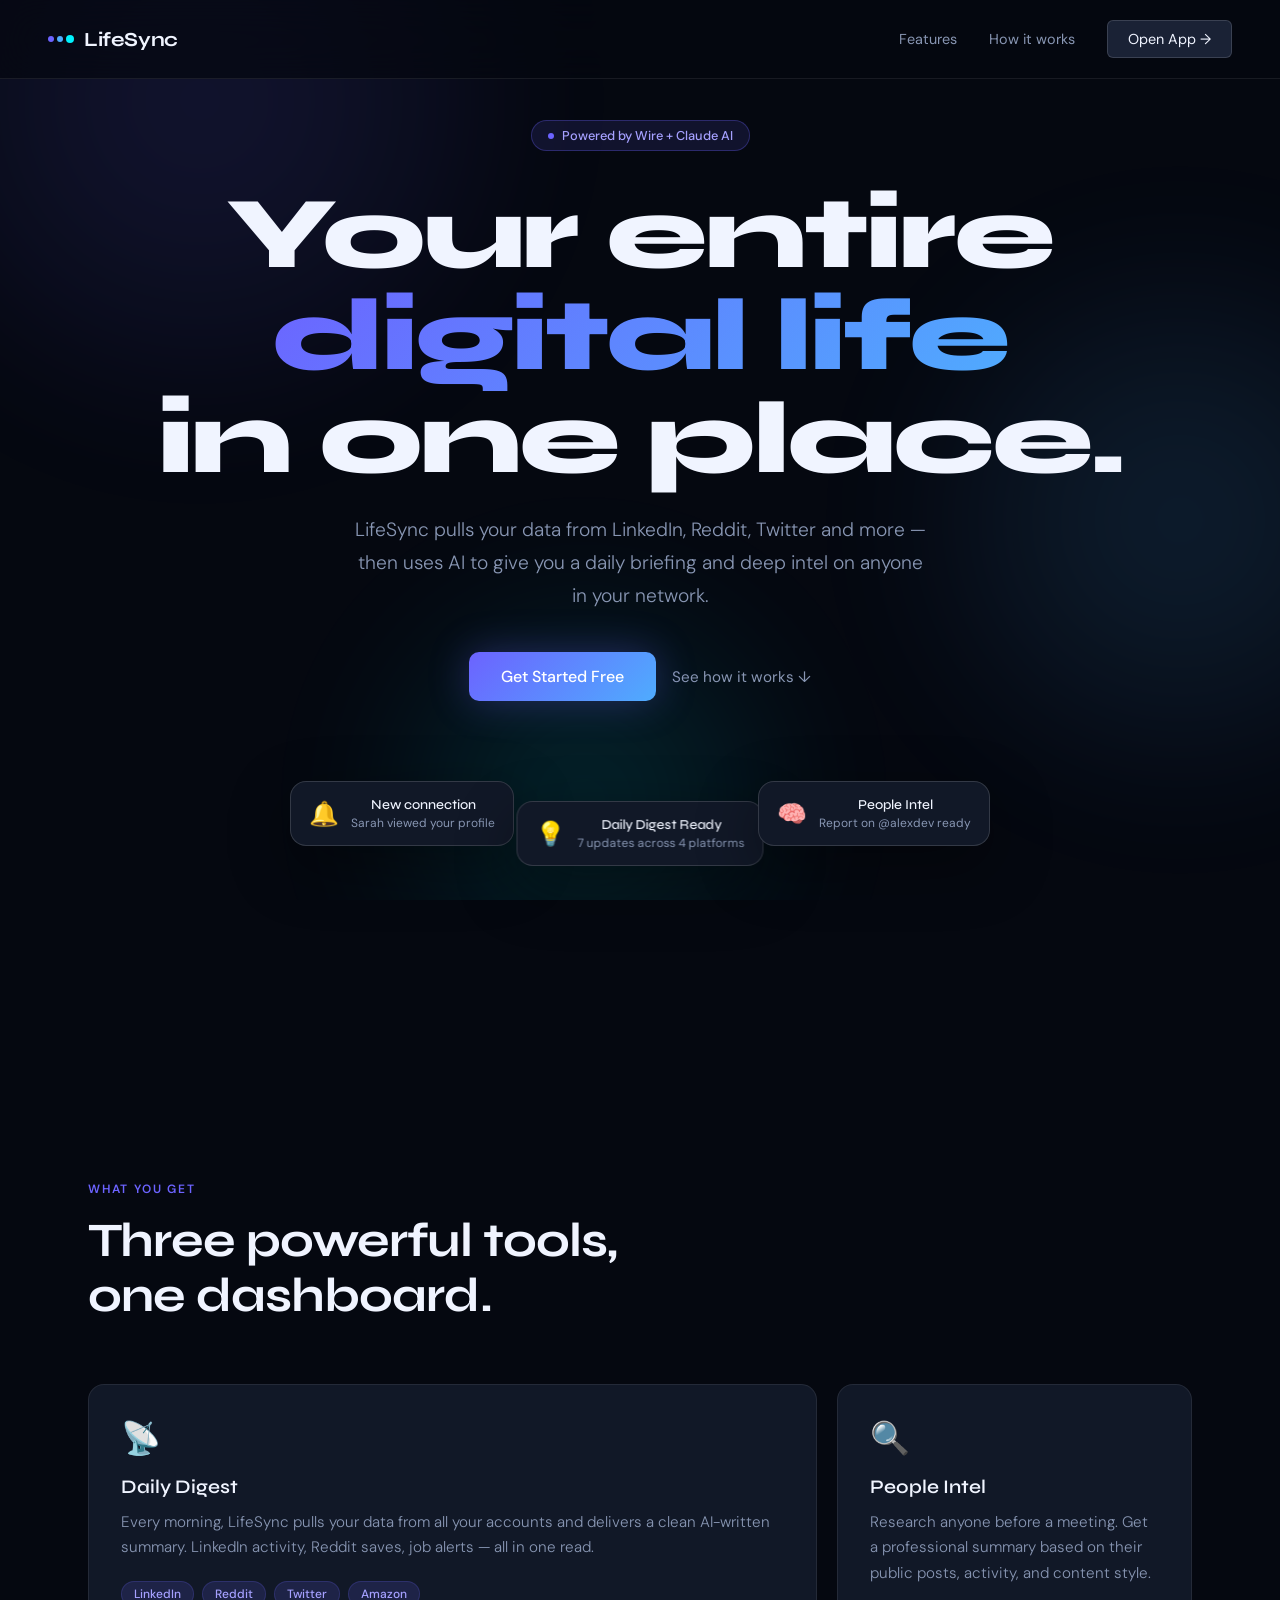
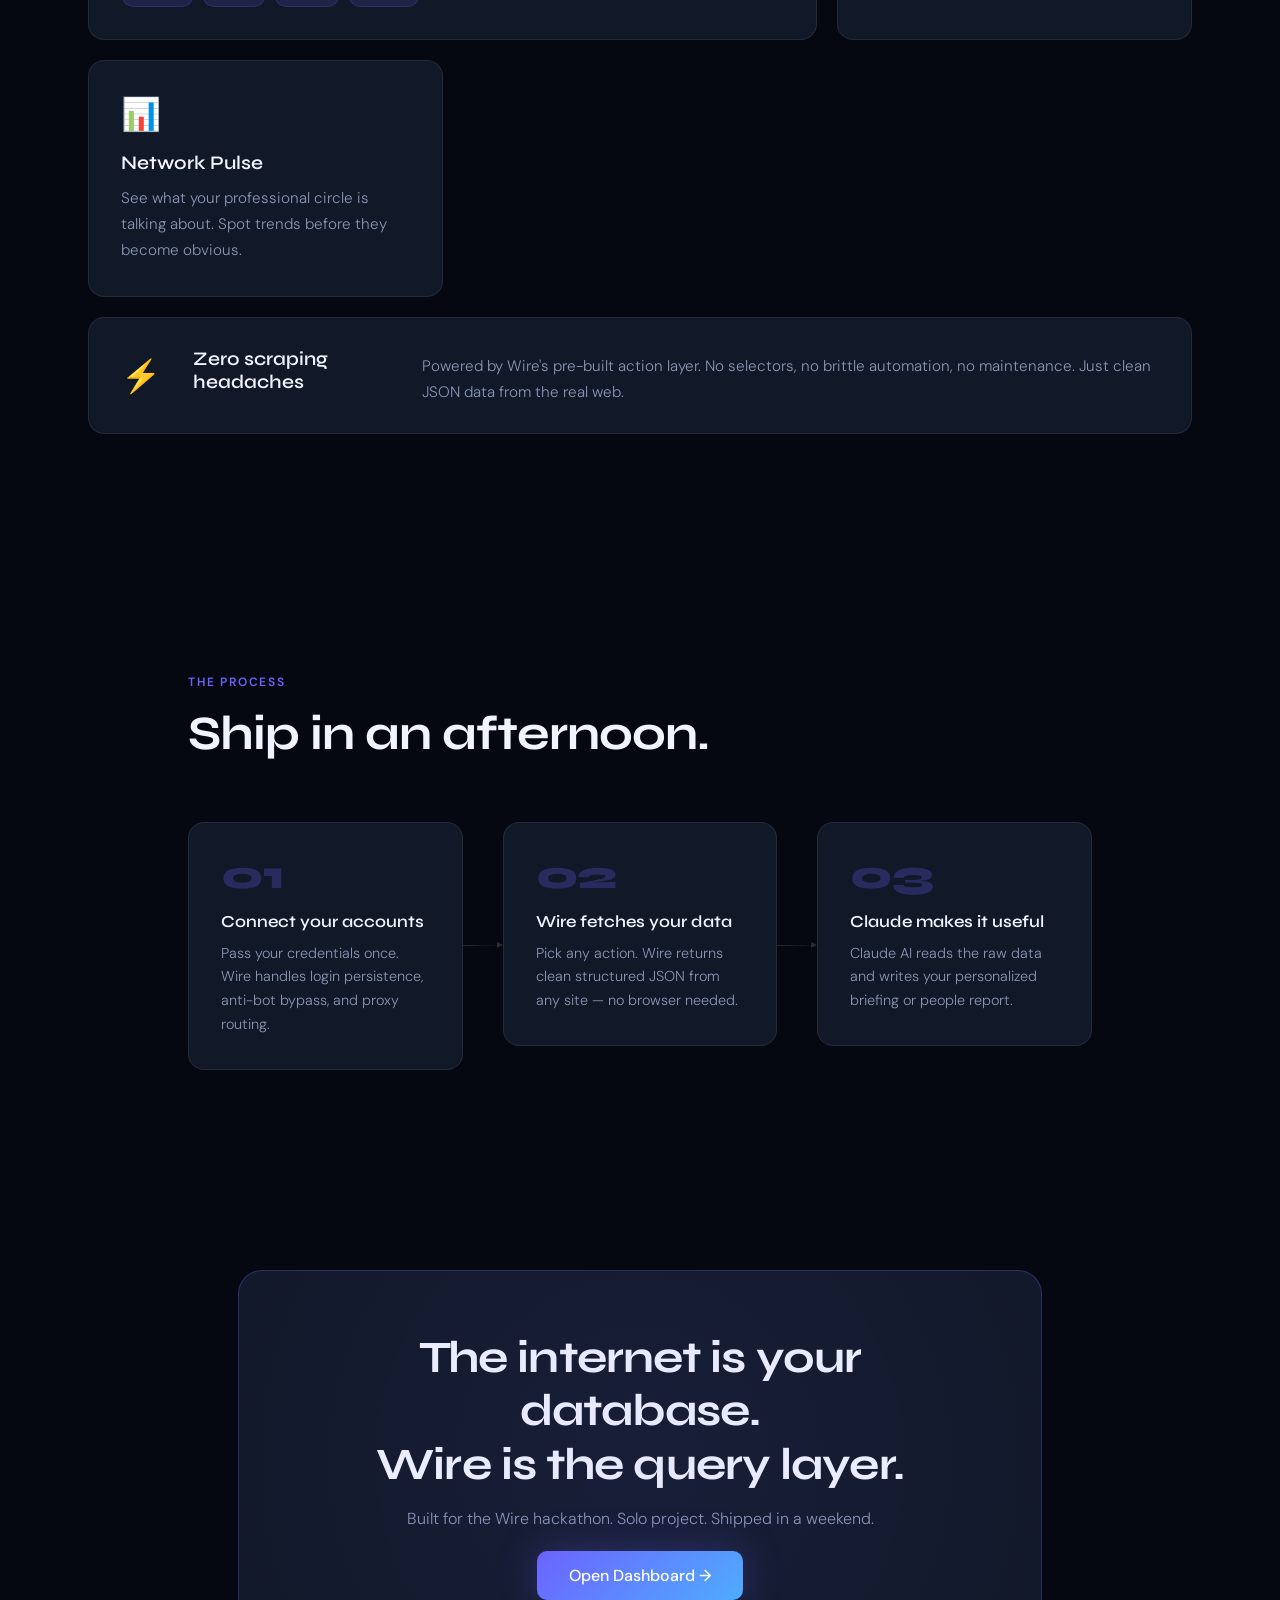
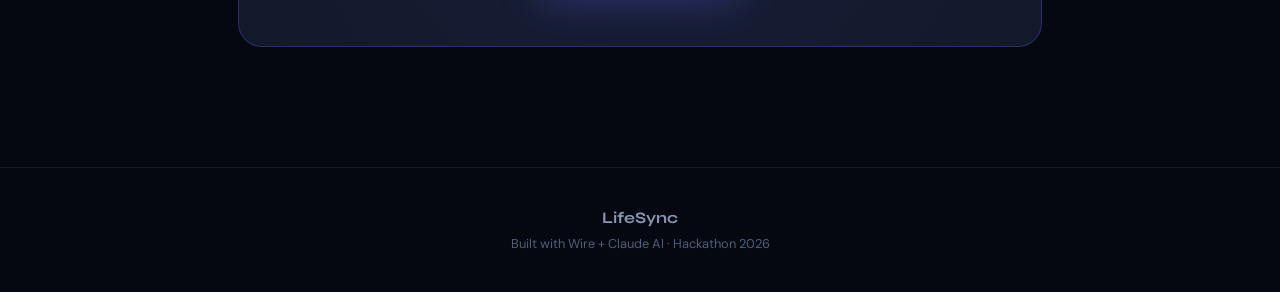
<file: index.html>
<!DOCTYPE html>
<html lang="en">
<head>
  <meta charset="UTF-8" />
  <meta name="viewport" content="width=device-width, initial-scale=1.0" />
  <title>LifeSync — Your Digital Life, Unified</title>
  <link rel="preconnect" href="https://fonts.googleapis.com" />
  <link href="https://fonts.googleapis.com/css2?family=Syne:wght@400;600;700;800&family=DM+Sans:ital,wght@0,300;0,400;0,500;1,300&display=swap" rel="stylesheet" />
  <link rel="stylesheet" href="src/styles/main.css" />
</head>
<body>

  <!-- Animated Background -->
  <div class="bg-orbs">
    <div class="orb orb-1"></div>
    <div class="orb orb-2"></div>
    <div class="orb orb-3"></div>
  </div>

  <!-- Navigation -->
  <nav class="nav">
    <div class="nav-logo">
      <div class="logo-icon">
        <span class="logo-dot"></span>
        <span class="logo-dot"></span>
        <span class="logo-dot"></span>
      </div>
      LifeSync
    </div>
    <div class="nav-links">
      <a href="#features">Features</a>
      <a href="#how">How it works</a>
      <a href="dashboard.html" class="btn-nav">Open App →</a>
    </div>
  </nav>

  <!-- Hero -->
  <section class="hero">
    <div class="hero-badge">
      <span class="badge-dot"></span>
      Powered by Wire + Claude AI
    </div>
    <h1 class="hero-title">
      Your entire<br />
      <span class="title-gradient">digital life</span><br />
      in one place.
    </h1>
    <p class="hero-sub">
      LifeSync pulls your data from LinkedIn, Reddit, Twitter and more — then uses AI to give you a daily briefing and deep intel on anyone in your network.
    </p>
    <div class="hero-cta">
      <a href="dashboard.html" class="btn-primary">Get Started Free</a>
      <a href="#how" class="btn-ghost">See how it works ↓</a>
    </div>

    <!-- Floating cards -->
    <div class="hero-cards">
      <div class="float-card card-1">
        <div class="fc-icon">🔔</div>
        <div class="fc-text">
          <div class="fc-title">New connection</div>
          <div class="fc-sub">Sarah viewed your profile</div>
        </div>
      </div>
      <div class="float-card card-2">
        <div class="fc-icon">💡</div>
        <div class="fc-text">
          <div class="fc-title">Daily Digest Ready</div>
          <div class="fc-sub">7 updates across 4 platforms</div>
        </div>
      </div>
      <div class="float-card card-3">
        <div class="fc-icon">🧠</div>
        <div class="fc-text">
          <div class="fc-title">People Intel</div>
          <div class="fc-sub">Report on @alexdev ready</div>
        </div>
      </div>
    </div>
  </section>

  <!-- Features -->
  <section class="features" id="features">
    <div class="section-label">What you get</div>
    <h2 class="section-title">Three powerful tools,<br />one dashboard.</h2>

    <div class="features-grid">
      <div class="feature-card feature-big">
        <div class="feature-icon">📡</div>
        <h3>Daily Digest</h3>
        <p>Every morning, LifeSync pulls your data from all your accounts and delivers a clean AI-written summary. LinkedIn activity, Reddit saves, job alerts — all in one read.</p>
        <div class="feature-tags">
          <span>LinkedIn</span><span>Reddit</span><span>Twitter</span><span>Amazon</span>
        </div>
      </div>

      <div class="feature-card">
        <div class="feature-icon">🔍</div>
        <h3>People Intel</h3>
        <p>Research anyone before a meeting. Get a professional summary based on their public posts, activity, and content style.</p>
      </div>

      <div class="feature-card">
        <div class="feature-icon">📊</div>
        <h3>Network Pulse</h3>
        <p>See what your professional circle is talking about. Spot trends before they become obvious.</p>
      </div>

      <div class="feature-card feature-wide">
        <div class="feature-icon">⚡</div>
        <h3>Zero scraping headaches</h3>
        <p>Powered by Wire's pre-built action layer. No selectors, no brittle automation, no maintenance. Just clean JSON data from the real web.</p>
      </div>
    </div>
  </section>

  <!-- How it works -->
  <section class="how" id="how">
    <div class="section-label">The process</div>
    <h2 class="section-title">Ship in an afternoon.</h2>

    <div class="steps">
      <div class="step">
        <div class="step-num">01</div>
        <div class="step-content">
          <h3>Connect your accounts</h3>
          <p>Pass your credentials once. Wire handles login persistence, anti-bot bypass, and proxy routing.</p>
        </div>
      </div>
      <div class="step-divider"></div>
      <div class="step">
        <div class="step-num">02</div>
        <div class="step-content">
          <h3>Wire fetches your data</h3>
          <p>Pick any action. Wire returns clean structured JSON from any site — no browser needed.</p>
        </div>
      </div>
      <div class="step-divider"></div>
      <div class="step">
        <div class="step-num">03</div>
        <div class="step-content">
          <h3>Claude makes it useful</h3>
          <p>Claude AI reads the raw data and writes your personalized briefing or people report.</p>
        </div>
      </div>
    </div>
  </section>

  <!-- CTA -->
  <section class="cta-section">
    <div class="cta-card">
      <h2>The internet is your database.<br />Wire is the query layer.</h2>
      <p>Built for the Wire hackathon. Solo project. Shipped in a weekend.</p>
      <a href="dashboard.html" class="btn-primary">Open Dashboard →</a>
    </div>
  </section>

  <footer class="footer">
    <div class="footer-logo">LifeSync</div>
    <p>Built with Wire + Claude AI · Hackathon 2026</p>
  </footer>

  <script src="src/scripts/landing.js"></script>
</body>
</html>
</file>
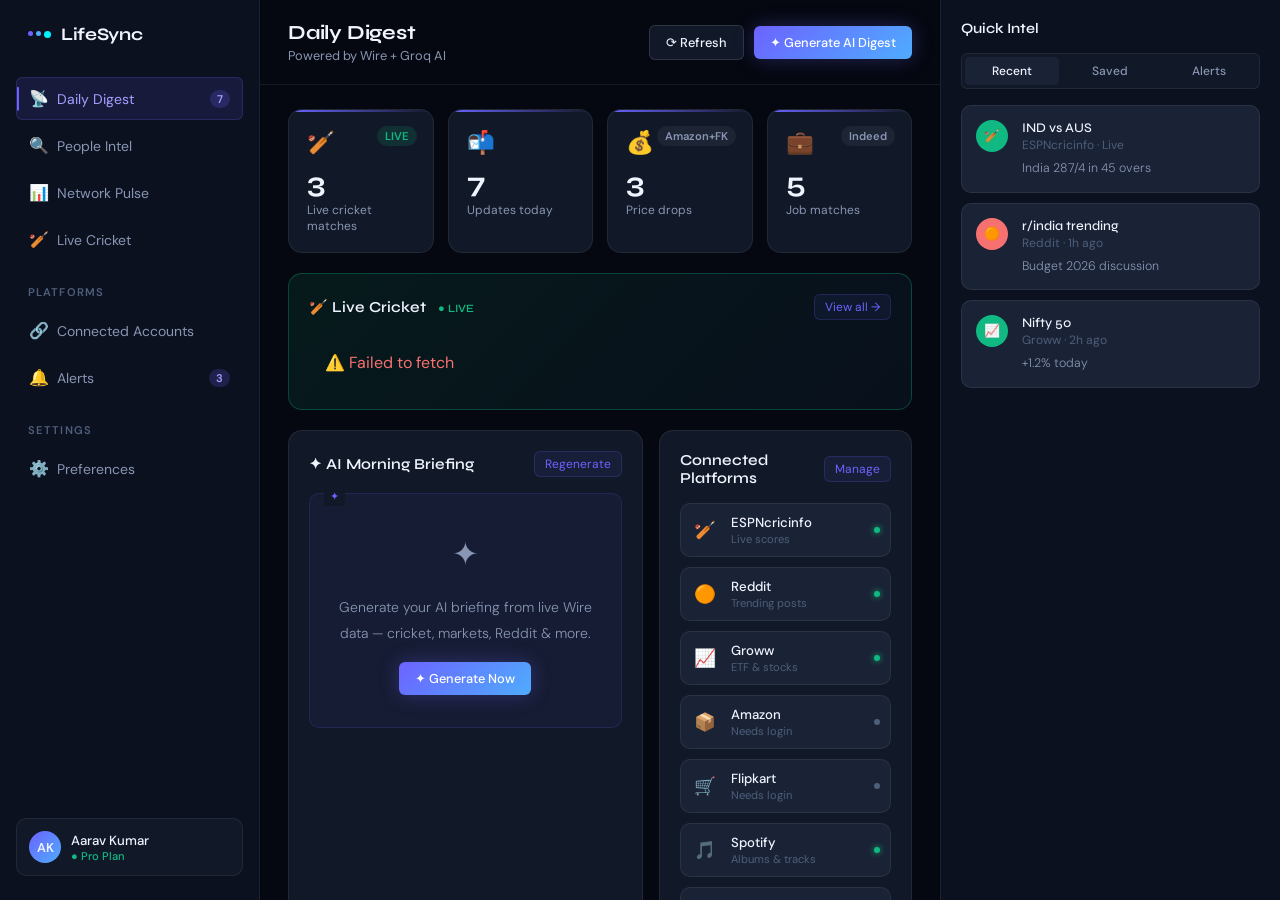
<file: dashboard.html>
<!DOCTYPE html>
<html lang="en">
<head>
  <meta charset="UTF-8" />
  <meta name="viewport" content="width=device-width, initial-scale=1.0" />
  <title>LifeSync — Dashboard</title>
  <link rel="stylesheet" href="src/styles/dashboard.css" />
</head>
<body>
<div class="app">

  <!-- SIDEBAR -->
  <aside class="sidebar">
    <div class="sidebar-logo">
      <div class="logo-dots">
        <span></span><span></span><span></span>
      </div>
      LifeSync
    </div>

    <nav class="sidebar-nav">
      <div class="nav-item active" data-page="digest">
        <span class="nav-icon">📡</span> Daily Digest
        <span class="nav-badge">7</span>
      </div>
      <div class="nav-item" data-page="intel">
        <span class="nav-icon">🔍</span> People Intel
      </div>
      <div class="nav-item" data-page="pulse">
        <span class="nav-icon">📊</span> Network Pulse
      </div>
      <div class="nav-item" data-page="cricket">
  <span class="nav-icon">🏏</span> Live Cricket
</div>
      <div class="nav-section">Platforms</div>
      <div class="nav-item" data-page="accounts">
        <span class="nav-icon">🔗</span> Connected Accounts
      </div>
      <div class="nav-item" data-page="alerts">
        <span class="nav-icon">🔔</span> Alerts
        <span class="nav-badge">3</span>
      </div>

      <div class="nav-section">Settings</div>
      <div class="nav-item" data-page="settings">
        <span class="nav-icon">⚙️</span> Preferences
      </div>
    </nav>

    <div class="sidebar-user">
      <div class="user-avatar">AK</div>
      <div class="user-info">
        <div class="user-name">Aarav Kumar</div>
        <div class="user-plan">● Pro Plan</div>
      </div>
    </div>
  </aside>

  <!-- MAIN CONTENT -->
  <main class="main">
    <div class="topbar">
      <div>
        <div class="topbar-title" id="page-title">Daily Digest</div>
        <div class="topbar-sub" id="page-sub">Friday, May 29 · 7 updates across 4 platforms</div>
      </div>
      <div class="topbar-actions">
        <button class="btn-sm" id="refresh-btn" onclick="refreshAll()">⟳ Refresh</button>
        <button class="btn-sm primary" onclick="generateDigest()">✦ Generate AI Digest</button>
      </div>
    </div>

    <div class="content" id="main-content">
      <!-- Injected by JS -->
    </div>
  </main>

  <!-- RIGHT PANEL -->
  <aside class="panel">
    <div class="panel-header">
      <div class="panel-title">Quick Intel</div>
      <div class="panel-tabs">
        <div class="panel-tab active" onclick="switchPanelTab(this, 'recent')">Recent</div>
        <div class="panel-tab" onclick="switchPanelTab(this, 'saved')">Saved</div>
        <div class="panel-tab" onclick="switchPanelTab(this, 'alerts')">Alerts</div>
      </div>
    </div>
    <div class="panel-content" id="panel-content">
      <!-- Injected by JS -->
    </div>
  </aside>
</div>

<script src="src/scripts/dashboard.js"></script>
</body>
</html>
</file>
<file: src/styles/main.css>
/* =====================
   RESET & BASE
   ===================== */
*, *::before, *::after { box-sizing: border-box; margin: 0; padding: 0; }

:root {
  --bg: #050810;
  --bg2: #0c1120;
  --surface: #111827;
  --surface2: #1a2235;
  --border: rgba(255,255,255,0.08);
  --border2: rgba(255,255,255,0.14);
  --text: #f0f4ff;
  --text2: #8896b3;
  --text3: #4d5f7a;
  --accent: #6c63ff;
  --accent2: #4facfe;
  --accent3: #00f2fe;
  --green: #10b981;
  --amber: #f59e0b;
  --coral: #f87171;
  --font-display: 'Syne', sans-serif;
  --font-body: 'DM Sans', sans-serif;
  --radius: 16px;
  --radius-sm: 10px;
  --radius-xs: 6px;
  --transition: 0.3s cubic-bezier(0.4, 0, 0.2, 1);
}

html { scroll-behavior: smooth; }

body {
  font-family: var(--font-body);
  background: var(--bg);
  color: var(--text);
  overflow-x: hidden;
  -webkit-font-smoothing: antialiased;
}

a { text-decoration: none; color: inherit; }

/* =====================
   ANIMATED BACKGROUND
   ===================== */
.bg-orbs {
  position: fixed;
  inset: 0;
  pointer-events: none;
  z-index: 0;
  overflow: hidden;
}

.orb {
  position: absolute;
  border-radius: 50%;
  filter: blur(80px);
  opacity: 0.15;
  animation: orbFloat 20s ease-in-out infinite;
}

.orb-1 {
  width: 600px; height: 600px;
  background: radial-gradient(circle, #6c63ff, transparent);
  top: -200px; left: -100px;
  animation-delay: 0s;
}

.orb-2 {
  width: 500px; height: 500px;
  background: radial-gradient(circle, #4facfe, transparent);
  top: 30%; right: -150px;
  animation-delay: -7s;
}

.orb-3 {
  width: 400px; height: 400px;
  background: radial-gradient(circle, #00f2fe, transparent);
  bottom: -100px; left: 30%;
  animation-delay: -14s;
}

@keyframes orbFloat {
  0%, 100% { transform: translate(0, 0) scale(1); }
  33% { transform: translate(30px, -40px) scale(1.05); }
  66% { transform: translate(-20px, 20px) scale(0.95); }
}

/* =====================
   NAV
   ===================== */
.nav {
  position: fixed;
  top: 0; left: 0; right: 0;
  z-index: 100;
  display: flex;
  align-items: center;
  justify-content: space-between;
  padding: 20px 48px;
  backdrop-filter: blur(20px);
  -webkit-backdrop-filter: blur(20px);
  background: rgba(5,8,16,0.7);
  border-bottom: 1px solid var(--border);
  animation: slideDown 0.6s ease both;
}

@keyframes slideDown {
  from { transform: translateY(-100%); opacity: 0; }
  to { transform: translateY(0); opacity: 1; }
}

.nav-logo {
  font-family: var(--font-display);
  font-size: 1.25rem;
  font-weight: 700;
  letter-spacing: -0.02em;
  display: flex;
  align-items: center;
  gap: 10px;
  color: var(--text);
}

.logo-icon {
  display: flex;
  gap: 3px;
  align-items: center;
}

.logo-dot {
  width: 6px; height: 6px;
  border-radius: 50%;
  background: var(--accent);
  animation: logoPulse 2s ease-in-out infinite;
}

.logo-dot:nth-child(2) {
  background: var(--accent2);
  animation-delay: 0.3s;
}

.logo-dot:nth-child(3) {
  background: var(--accent3);
  animation-delay: 0.6s;
  width: 8px; height: 8px;
}

@keyframes logoPulse {
  0%, 100% { opacity: 1; transform: scale(1); }
  50% { opacity: 0.5; transform: scale(0.8); }
}

.nav-links {
  display: flex;
  align-items: center;
  gap: 32px;
}

.nav-links a {
  font-size: 0.9rem;
  color: var(--text2);
  transition: color var(--transition);
  font-weight: 400;
}

.nav-links a:hover { color: var(--text); }

.btn-nav {
  background: var(--surface2);
  border: 1px solid var(--border2);
  padding: 9px 20px;
  border-radius: var(--radius-xs);
  font-size: 0.875rem;
  font-weight: 500;
  color: var(--text) !important;
  transition: all var(--transition);
}

.btn-nav:hover {
  background: var(--accent);
  border-color: var(--accent);
  transform: translateY(-1px);
}

/* =====================
   HERO
   ===================== */
.hero {
  position: relative;
  z-index: 1;
  min-height: 100vh;
  display: flex;
  flex-direction: column;
  align-items: center;
  justify-content: center;
  text-align: center;
  padding: 120px 24px 80px;
  overflow: hidden;
}

.hero-badge {
  display: inline-flex;
  align-items: center;
  gap: 8px;
  background: rgba(108,99,255,0.12);
  border: 1px solid rgba(108,99,255,0.3);
  padding: 6px 16px;
  border-radius: 100px;
  font-size: 0.8rem;
  color: #a5a0ff;
  font-weight: 500;
  margin-bottom: 32px;
  animation: fadeUp 0.8s ease 0.2s both;
}

.badge-dot {
  width: 6px; height: 6px;
  border-radius: 50%;
  background: var(--accent);
  animation: blink 1.5s ease-in-out infinite;
}

@keyframes blink {
  0%, 100% { opacity: 1; }
  50% { opacity: 0.3; }
}

.hero-title {
  font-family: var(--font-display);
  font-size: clamp(3rem, 8vw, 6.5rem);
  font-weight: 800;
  line-height: 1.0;
  letter-spacing: -0.03em;
  margin-bottom: 24px;
  animation: fadeUp 0.8s ease 0.3s both;
}

.title-gradient {
  background: linear-gradient(135deg, #6c63ff 0%, #4facfe 50%, #00f2fe 100%);
  -webkit-background-clip: text;
  -webkit-text-fill-color: transparent;
  background-clip: text;
  background-size: 200% 200%;
  animation: gradientShift 4s ease-in-out infinite;
}

@keyframes gradientShift {
  0% { background-position: 0% 50%; }
  50% { background-position: 100% 50%; }
  100% { background-position: 0% 50%; }
}

.hero-sub {
  font-size: clamp(1rem, 2vw, 1.2rem);
  color: var(--text2);
  max-width: 580px;
  line-height: 1.7;
  margin-bottom: 40px;
  font-weight: 300;
  animation: fadeUp 0.8s ease 0.4s both;
}

.hero-cta {
  display: flex;
  gap: 16px;
  align-items: center;
  justify-content: center;
  flex-wrap: wrap;
  animation: fadeUp 0.8s ease 0.5s both;
  margin-bottom: 80px;
}

@keyframes fadeUp {
  from { opacity: 0; transform: translateY(24px); }
  to { opacity: 1; transform: translateY(0); }
}

.btn-primary {
  background: linear-gradient(135deg, var(--accent), var(--accent2));
  color: #fff;
  padding: 14px 32px;
  border-radius: var(--radius-sm);
  font-weight: 500;
  font-size: 1rem;
  transition: all var(--transition);
  box-shadow: 0 0 40px rgba(108,99,255,0.3);
  position: relative;
  overflow: hidden;
}

.btn-primary::before {
  content: '';
  position: absolute;
  inset: 0;
  background: linear-gradient(135deg, var(--accent2), var(--accent3));
  opacity: 0;
  transition: opacity var(--transition);
}

.btn-primary:hover {
  transform: translateY(-2px);
  box-shadow: 0 0 60px rgba(108,99,255,0.4);
}

.btn-primary:hover::before { opacity: 1; }
.btn-primary span { position: relative; z-index: 1; }

.btn-ghost {
  color: var(--text2);
  font-size: 0.95rem;
  font-weight: 400;
  transition: color var(--transition);
}

.btn-ghost:hover { color: var(--text); }

/* Floating Cards */
.hero-cards {
  position: relative;
  width: 100%;
  max-width: 700px;
  height: 200px;
  animation: fadeUp 0.8s ease 0.7s both;
}

.float-card {
  position: absolute;
  display: flex;
  align-items: center;
  gap: 12px;
  background: var(--surface);
  border: 1px solid var(--border2);
  padding: 14px 18px;
  border-radius: var(--radius);
  backdrop-filter: blur(10px);
  box-shadow: 0 20px 60px rgba(0,0,0,0.4);
  min-width: 220px;
  animation: floatCard 4s ease-in-out infinite;
  cursor: default;
  transition: transform var(--transition), box-shadow var(--transition);
}

.float-card:hover {
  transform: scale(1.04) !important;
  box-shadow: 0 30px 80px rgba(0,0,0,0.5);
}

.card-1 { top: 0; left: 0; animation-delay: 0s; }
.card-2 { top: 20px; left: 50%; transform: translateX(-50%); animation-delay: -1.3s; }
.card-3 { top: 0; right: 0; animation-delay: -2.6s; }

@keyframes floatCard {
  0%, 100% { transform: translateY(0px); }
  50% { transform: translateY(-10px); }
}

.card-2 {
  animation: floatCard2 4s ease-in-out infinite;
  animation-delay: -1.3s;
}

@keyframes floatCard2 {
  0%, 100% { transform: translateX(-50%) translateY(0px); }
  50% { transform: translateX(-50%) translateY(-10px); }
}

.fc-icon { font-size: 1.5rem; }

.fc-title {
  font-size: 0.85rem;
  font-weight: 500;
  color: var(--text);
  font-family: var(--font-display);
}

.fc-sub {
  font-size: 0.75rem;
  color: var(--text2);
  margin-top: 2px;
}

/* =====================
   FEATURES
   ===================== */
.features {
  position: relative;
  z-index: 1;
  padding: 120px 48px;
  max-width: 1200px;
  margin: 0 auto;
}

.section-label {
  font-size: 0.75rem;
  font-weight: 600;
  letter-spacing: 0.15em;
  text-transform: uppercase;
  color: var(--accent);
  margin-bottom: 16px;
}

.section-title {
  font-family: var(--font-display);
  font-size: clamp(2rem, 4vw, 3rem);
  font-weight: 700;
  letter-spacing: -0.02em;
  line-height: 1.15;
  margin-bottom: 60px;
}

.features-grid {
  display: grid;
  grid-template-columns: repeat(3, 1fr);
  grid-template-rows: auto auto;
  gap: 20px;
}

.feature-card {
  background: var(--surface);
  border: 1px solid var(--border);
  border-radius: var(--radius);
  padding: 32px;
  transition: all var(--transition);
  position: relative;
  overflow: hidden;
}

.feature-card::before {
  content: '';
  position: absolute;
  inset: 0;
  background: linear-gradient(135deg, rgba(108,99,255,0.05), transparent);
  opacity: 0;
  transition: opacity var(--transition);
}

.feature-card:hover {
  border-color: var(--border2);
  transform: translateY(-4px);
  box-shadow: 0 20px 60px rgba(0,0,0,0.3);
}

.feature-card:hover::before { opacity: 1; }

.feature-big {
  grid-column: 1 / 3;
}

.feature-wide {
  grid-column: 1 / 4;
  display: flex;
  align-items: center;
  gap: 32px;
  padding: 28px 32px;
}

.feature-wide p { margin-top: 0; }

.feature-icon {
  font-size: 2rem;
  margin-bottom: 16px;
  display: block;
}

.feature-wide .feature-icon { margin-bottom: 0; flex-shrink: 0; }

.feature-card h3 {
  font-family: var(--font-display);
  font-size: 1.2rem;
  font-weight: 600;
  margin-bottom: 12px;
  color: var(--text);
}

.feature-card p {
  color: var(--text2);
  font-size: 0.95rem;
  line-height: 1.7;
  font-weight: 300;
  margin-top: 8px;
}

.feature-tags {
  display: flex;
  flex-wrap: wrap;
  gap: 8px;
  margin-top: 20px;
}

.feature-tags span {
  font-size: 0.75rem;
  background: rgba(108,99,255,0.15);
  color: #a5a0ff;
  padding: 4px 12px;
  border-radius: 100px;
  border: 1px solid rgba(108,99,255,0.2);
  font-weight: 500;
}

/* =====================
   HOW IT WORKS
   ===================== */
.how {
  position: relative;
  z-index: 1;
  padding: 120px 48px;
  max-width: 1000px;
  margin: 0 auto;
}

.steps {
  display: flex;
  align-items: flex-start;
  gap: 0;
  margin-top: 20px;
}

.step {
  flex: 1;
  padding: 32px;
  background: var(--surface);
  border: 1px solid var(--border);
  border-radius: var(--radius);
  transition: all var(--transition);
}

.step:hover {
  border-color: rgba(108,99,255,0.4);
  background: var(--surface2);
}

.step-divider {
  width: 40px;
  height: 1px;
  background: linear-gradient(90deg, var(--border2), transparent);
  align-self: center;
  flex-shrink: 0;
  position: relative;
}

.step-divider::after {
  content: '';
  position: absolute;
  right: 0;
  top: -3px;
  width: 0;
  height: 0;
  border-left: 6px solid var(--border2);
  border-top: 3px solid transparent;
  border-bottom: 3px solid transparent;
}

.step-num {
  font-family: var(--font-display);
  font-size: 2.5rem;
  font-weight: 800;
  color: rgba(108,99,255,0.25);
  letter-spacing: -0.03em;
  margin-bottom: 16px;
  line-height: 1;
}

.step-content h3 {
  font-family: var(--font-display);
  font-size: 1.05rem;
  font-weight: 600;
  margin-bottom: 10px;
  color: var(--text);
}

.step-content p {
  font-size: 0.9rem;
  color: var(--text2);
  line-height: 1.65;
  font-weight: 300;
}

/* =====================
   CTA SECTION
   ===================== */
.cta-section {
  position: relative;
  z-index: 1;
  padding: 80px 48px 120px;
  max-width: 900px;
  margin: 0 auto;
}

.cta-card {
  background: var(--surface);
  border: 1px solid rgba(108,99,255,0.3);
  border-radius: 24px;
  padding: 60px;
  text-align: center;
  position: relative;
  overflow: hidden;
}

.cta-card::before {
  content: '';
  position: absolute;
  top: -50%; left: -50%;
  width: 200%; height: 200%;
  background: radial-gradient(circle at 50% 50%, rgba(108,99,255,0.08), transparent 60%);
  pointer-events: none;
}

.cta-card h2 {
  font-family: var(--font-display);
  font-size: clamp(1.8rem, 4vw, 2.8rem);
  font-weight: 700;
  letter-spacing: -0.02em;
  line-height: 1.2;
  margin-bottom: 16px;
}

.cta-card p {
  color: var(--text2);
  font-size: 1rem;
  margin-bottom: 36px;
  font-weight: 300;
}

/* =====================
   FOOTER
   ===================== */
.footer {
  position: relative;
  z-index: 1;
  text-align: center;
  padding: 40px;
  border-top: 1px solid var(--border);
}

.footer-logo {
  font-family: var(--font-display);
  font-size: 1rem;
  font-weight: 700;
  color: var(--text2);
  margin-bottom: 8px;
}

.footer p {
  font-size: 0.8rem;
  color: var(--text3);
}

/* =====================
   SCROLL ANIMATIONS
   ===================== */
.reveal {
  opacity: 0;
  transform: translateY(30px);
  transition: opacity 0.7s ease, transform 0.7s ease;
}

.reveal.visible {
  opacity: 1;
  transform: translateY(0);
}

/* =====================
   RESPONSIVE
   ===================== */
@media (max-width: 900px) {
  .nav { padding: 16px 24px; }
  .nav-links a:not(.btn-nav) { display: none; }
  .features { padding: 80px 24px; }
  .features-grid { grid-template-columns: 1fr; }
  .feature-big, .feature-wide { grid-column: 1; }
  .feature-wide { flex-direction: column; gap: 16px; }
  .how { padding: 80px 24px; }
  .steps { flex-direction: column; }
  .step-divider { width: 1px; height: 30px; background: linear-gradient(180deg, var(--border2), transparent); align-self: center; }
  .step-divider::after { display: none; }
  .hero-cards { display: none; }
  .cta-section { padding: 40px 24px 80px; }
  .cta-card { padding: 40px 24px; }
}
</file>
<file: src/styles/dashboard.css>
/* =====================
   DASHBOARD STYLES
   ===================== */
@import url('https://fonts.googleapis.com/css2?family=Syne:wght@400;600;700;800&family=DM+Sans:ital,wght@0,300;0,400;0,500;1,300&display=swap');

*, *::before, *::after { box-sizing: border-box; margin: 0; padding: 0; }

:root {
  --bg: #050810;
  --bg2: #0c1120;
  --surface: #111827;
  --surface2: #1a2235;
  --surface3: #222d42;
  --border: rgba(255,255,255,0.07);
  --border2: rgba(255,255,255,0.12);
  --text: #f0f4ff;
  --text2: #8896b3;
  --text3: #4d5f7a;
  --accent: #6c63ff;
  --accent2: #4facfe;
  --accent3: #00f2fe;
  --green: #10b981;
  --amber: #f59e0b;
  --coral: #f87171;
  --font-display: 'Syne', sans-serif;
  --font-body: 'DM Sans', sans-serif;
  --radius: 14px;
  --radius-sm: 10px;
  --radius-xs: 6px;
  --sidebar: 260px;
  --transition: 0.25s cubic-bezier(0.4, 0, 0.2, 1);
}

html, body {
  height: 100%;
  font-family: var(--font-body);
  background: var(--bg);
  color: var(--text);
  -webkit-font-smoothing: antialiased;
  overflow: hidden;
}

/* =====================
   LAYOUT
   ===================== */
.app {
  display: flex;
  height: 100vh;
  overflow: hidden;
}

/* =====================
   SIDEBAR
   ===================== */
.sidebar {
  width: var(--sidebar);
  background: var(--bg2);
  border-right: 1px solid var(--border);
  display: flex;
  flex-direction: column;
  padding: 24px 16px;
  flex-shrink: 0;
  animation: sidebarIn 0.5s ease both;
}

@keyframes sidebarIn {
  from { transform: translateX(-100%); opacity: 0; }
  to { transform: translateX(0); opacity: 1; }
}

.sidebar-logo {
  display: flex;
  align-items: center;
  gap: 10px;
  padding: 0 12px;
  margin-bottom: 32px;
  font-family: var(--font-display);
  font-size: 1.1rem;
  font-weight: 700;
  letter-spacing: -0.02em;
}

.logo-dots {
  display: flex;
  gap: 3px;
}

.logo-dots span {
  width: 5px; height: 5px;
  border-radius: 50%;
  animation: dotPulse 2s ease-in-out infinite;
}

.logo-dots span:nth-child(1) { background: #6c63ff; }
.logo-dots span:nth-child(2) { background: #4facfe; animation-delay: 0.3s; }
.logo-dots span:nth-child(3) { background: #00f2fe; animation-delay: 0.6s; width: 7px; height: 7px; }

@keyframes dotPulse {
  0%,100% { opacity: 1; transform: scale(1); }
  50% { opacity: 0.4; transform: scale(0.7); }
}

.sidebar-nav {
  display: flex;
  flex-direction: column;
  gap: 4px;
  flex: 1;
}

.nav-section {
  font-size: 0.7rem;
  font-weight: 600;
  letter-spacing: 0.1em;
  text-transform: uppercase;
  color: var(--text3);
  padding: 12px 12px 6px;
  margin-top: 8px;
}

.nav-item {
  display: flex;
  align-items: center;
  gap: 10px;
  padding: 10px 12px;
  border-radius: var(--radius-xs);
  font-size: 0.875rem;
  color: var(--text2);
  cursor: pointer;
  transition: all var(--transition);
  border: 1px solid transparent;
  position: relative;
  user-select: none;
}

.nav-item:hover {
  background: var(--surface);
  color: var(--text);
}

.nav-item.active {
  background: rgba(108,99,255,0.12);
  border-color: rgba(108,99,255,0.2);
  color: #a5a0ff;
}

.nav-item.active::before {
  content: '';
  position: absolute;
  left: 0; top: 50%;
  transform: translateY(-50%);
  width: 2px; height: 60%;
  background: var(--accent);
  border-radius: 2px;
}

.nav-icon { font-size: 1rem; width: 18px; text-align: center; flex-shrink: 0; }

.nav-badge {
  margin-left: auto;
  background: rgba(108,99,255,0.2);
  color: #a5a0ff;
  font-size: 0.7rem;
  padding: 2px 7px;
  border-radius: 100px;
  font-weight: 600;
}

.sidebar-user {
  margin-top: auto;
  padding: 12px;
  background: var(--surface);
  border-radius: var(--radius-sm);
  border: 1px solid var(--border);
  display: flex;
  align-items: center;
  gap: 10px;
  cursor: pointer;
  transition: border-color var(--transition);
}

.sidebar-user:hover { border-color: var(--border2); }

.user-avatar {
  width: 32px; height: 32px;
  border-radius: 50%;
  background: linear-gradient(135deg, var(--accent), var(--accent2));
  display: flex;
  align-items: center;
  justify-content: center;
  font-size: 0.8rem;
  font-weight: 600;
  flex-shrink: 0;
}

.user-info { flex: 1; min-width: 0; }

.user-name {
  font-size: 0.825rem;
  font-weight: 500;
  color: var(--text);
  white-space: nowrap;
  overflow: hidden;
  text-overflow: ellipsis;
}

.user-plan {
  font-size: 0.7rem;
  color: var(--green);
  font-weight: 500;
}

/* =====================
   MAIN AREA
   ===================== */
.main {
  flex: 1;
  display: flex;
  flex-direction: column;
  overflow: hidden;
}

.topbar {
  padding: 20px 28px;
  border-bottom: 1px solid var(--border);
  display: flex;
  align-items: center;
  justify-content: space-between;
  flex-shrink: 0;
  animation: fadeDown 0.5s ease 0.2s both;
}

@keyframes fadeDown {
  from { opacity: 0; transform: translateY(-10px); }
  to { opacity: 1; transform: translateY(0); }
}

.topbar-title {
  font-family: var(--font-display);
  font-size: 1.25rem;
  font-weight: 700;
  letter-spacing: -0.01em;
}

.topbar-sub {
  font-size: 0.8rem;
  color: var(--text2);
  margin-top: 2px;
}

.topbar-actions {
  display: flex;
  align-items: center;
  gap: 10px;
}

.btn-sm {
  display: flex;
  align-items: center;
  gap: 6px;
  padding: 8px 16px;
  border-radius: var(--radius-xs);
  font-size: 0.8rem;
  font-weight: 500;
  cursor: pointer;
  transition: all var(--transition);
  border: 1px solid var(--border2);
  background: var(--surface);
  color: var(--text);
  font-family: var(--font-body);
}

.btn-sm:hover {
  background: var(--surface2);
  border-color: var(--border2);
}

.btn-sm.primary {
  background: linear-gradient(135deg, var(--accent), var(--accent2));
  border: none;
  color: #fff;
  box-shadow: 0 0 20px rgba(108,99,255,0.3);
}

.btn-sm.primary:hover {
  box-shadow: 0 0 30px rgba(108,99,255,0.4);
  transform: translateY(-1px);
}

.content {
  flex: 1;
  overflow-y: auto;
  padding: 24px 28px;
  display: flex;
  flex-direction: column;
  gap: 20px;
  animation: fadeUp 0.5s ease 0.3s both;
}

@keyframes fadeUp {
  from { opacity: 0; transform: translateY(16px); }
  to { opacity: 1; transform: translateY(0); }
}

/* scrollbar */
.content::-webkit-scrollbar { width: 5px; }
.content::-webkit-scrollbar-track { background: transparent; }
.content::-webkit-scrollbar-thumb { background: var(--surface3); border-radius: 10px; }

/* =====================
   CARDS
   ===================== */
.card {
  background: var(--surface);
  border: 1px solid var(--border);
  border-radius: var(--radius);
  padding: 20px;
  transition: border-color var(--transition);
}

.card:hover { border-color: var(--border2); }

.card-header {
  display: flex;
  align-items: center;
  justify-content: space-between;
  margin-bottom: 16px;
}

.card-title {
  font-family: var(--font-display);
  font-size: 0.95rem;
  font-weight: 600;
  color: var(--text);
}

.card-action {
  font-size: 0.75rem;
  color: var(--accent);
  cursor: pointer;
  padding: 4px 10px;
  border-radius: var(--radius-xs);
  border: 1px solid rgba(108,99,255,0.2);
  background: rgba(108,99,255,0.08);
  transition: all var(--transition);
}

.card-action:hover { background: rgba(108,99,255,0.15); }

/* =====================
   STATS ROW
   ===================== */
.stats-row {
  display: grid;
  grid-template-columns: repeat(4, 1fr);
  gap: 14px;
}

.stat-card {
  background: var(--surface);
  border: 1px solid var(--border);
  border-radius: var(--radius);
  padding: 18px;
  position: relative;
  overflow: hidden;
  transition: all var(--transition);
  cursor: default;
}

.stat-card::before {
  content: '';
  position: absolute;
  top: 0; left: 0;
  right: 0; height: 2px;
  background: linear-gradient(90deg, var(--accent-color, var(--accent)), transparent);
  transition: width var(--transition);
}

.stat-card:hover {
  border-color: var(--border2);
  transform: translateY(-2px);
  box-shadow: 0 12px 40px rgba(0,0,0,0.3);
}

.stat-icon { font-size: 1.4rem; margin-bottom: 12px; }

.stat-value {
  font-family: var(--font-display);
  font-size: 1.8rem;
  font-weight: 700;
  letter-spacing: -0.02em;
  line-height: 1;
  margin-bottom: 4px;
}

.stat-label {
  font-size: 0.75rem;
  color: var(--text2);
  font-weight: 400;
}

.stat-change {
  position: absolute;
  top: 16px; right: 16px;
  font-size: 0.7rem;
  font-weight: 600;
  padding: 3px 8px;
  border-radius: 100px;
}

.stat-change.up { background: rgba(16,185,129,0.15); color: var(--green); }
.stat-change.neutral { background: rgba(75,85,99,0.2); color: var(--text2); }

/* =====================
   DIGEST / AI SECTION
   ===================== */
.digest-grid {
  display: grid;
  grid-template-columns: 1.4fr 1fr;
  gap: 16px;
}

.digest-card {
  background: var(--surface);
  border: 1px solid var(--border);
  border-radius: var(--radius);
  padding: 20px;
  transition: border-color var(--transition);
}

.digest-card:hover { border-color: var(--border2); }

.ai-response {
  background: rgba(108,99,255,0.06);
  border: 1px solid rgba(108,99,255,0.15);
  border-radius: var(--radius-sm);
  padding: 16px;
  font-size: 0.875rem;
  line-height: 1.8;
  color: var(--text2);
  position: relative;
  font-weight: 300;
}

.ai-response::before {
  content: '✦';
  position: absolute;
  top: -8px; left: 14px;
  font-size: 0.7rem;
  color: var(--accent);
  background: var(--surface);
  padding: 0 6px;
}

.ai-loading {
  display: flex;
  align-items: center;
  gap: 8px;
  color: var(--text3);
  font-size: 0.825rem;
}

.ai-dots {
  display: flex;
  gap: 4px;
}

.ai-dots span {
  width: 5px; height: 5px;
  border-radius: 50%;
  background: var(--accent);
  animation: aiDot 1.4s ease-in-out infinite;
}

.ai-dots span:nth-child(2) { animation-delay: 0.2s; }
.ai-dots span:nth-child(3) { animation-delay: 0.4s; }

@keyframes aiDot {
  0%,60%,100% { transform: translateY(0); opacity: 0.4; }
  30% { transform: translateY(-5px); opacity: 1; }
}

.platform-list {
  display: flex;
  flex-direction: column;
  gap: 10px;
}

.platform-item {
  display: flex;
  align-items: center;
  gap: 12px;
  padding: 10px;
  background: var(--surface2);
  border-radius: var(--radius-sm);
  border: 1px solid var(--border);
  cursor: pointer;
  transition: all var(--transition);
}

.platform-item:hover {
  border-color: var(--border2);
  background: var(--surface3);
}

.platform-logo { font-size: 1.1rem; width: 28px; text-align: center; }

.platform-info { flex: 1; }

.platform-name {
  font-size: 0.825rem;
  font-weight: 500;
  color: var(--text);
}

.platform-status {
  font-size: 0.7rem;
  color: var(--text3);
  margin-top: 1px;
}

.platform-count {
  font-size: 0.75rem;
  font-weight: 600;
  color: var(--accent2);
}

.status-dot {
  width: 6px; height: 6px;
  border-radius: 50%;
  flex-shrink: 0;
}

.status-dot.connected { background: var(--green); box-shadow: 0 0 6px var(--green); }
.status-dot.offline { background: var(--text3); }

/* =====================
   PEOPLE INTEL
   ===================== */
.intel-search {
  display: flex;
  gap: 10px;
  margin-bottom: 16px;
}

.intel-input {
  flex: 1;
  background: var(--surface2);
  border: 1px solid var(--border2);
  border-radius: var(--radius-xs);
  padding: 10px 14px;
  font-family: var(--font-body);
  font-size: 0.875rem;
  color: var(--text);
  transition: border-color var(--transition);
  outline: none;
}

.intel-input::placeholder { color: var(--text3); }
.intel-input:focus { border-color: var(--accent); }

.intel-results {
  display: flex;
  flex-direction: column;
  gap: 10px;
}

.person-card {
  display: flex;
  align-items: flex-start;
  gap: 14px;
  padding: 14px;
  background: var(--surface2);
  border-radius: var(--radius-sm);
  border: 1px solid var(--border);
  cursor: pointer;
  transition: all var(--transition);
}

.person-card:hover {
  border-color: rgba(108,99,255,0.3);
  background: var(--surface3);
}

.person-avatar {
  width: 38px; height: 38px;
  border-radius: 50%;
  display: flex;
  align-items: center;
  justify-content: center;
  font-size: 0.875rem;
  font-weight: 600;
  flex-shrink: 0;
  font-family: var(--font-display);
}

.person-details { flex: 1; min-width: 0; }

.person-name {
  font-size: 0.875rem;
  font-weight: 500;
  color: var(--text);
  font-family: var(--font-display);
}

.person-handle {
  font-size: 0.75rem;
  color: var(--text3);
  margin-top: 1px;
}

.person-summary {
  font-size: 0.775rem;
  color: var(--text2);
  margin-top: 6px;
  line-height: 1.5;
  font-weight: 300;
}

.person-tags {
  display: flex;
  flex-wrap: wrap;
  gap: 5px;
  margin-top: 8px;
}

.person-tag {
  font-size: 0.65rem;
  padding: 2px 8px;
  border-radius: 100px;
  background: rgba(79,172,254,0.1);
  color: var(--accent2);
  border: 1px solid rgba(79,172,254,0.15);
  font-weight: 500;
}

.intel-badge {
  flex-shrink: 0;
  font-size: 0.7rem;
  padding: 4px 10px;
  border-radius: 100px;
  font-weight: 600;
}

.badge-public { background: rgba(16,185,129,0.12); color: var(--green); }
.badge-following { background: rgba(108,99,255,0.12); color: #a5a0ff; }

/* =====================
   ACTIVITY FEED
   ===================== */
.activity-list {
  display: flex;
  flex-direction: column;
  gap: 0;
}

.activity-item {
  display: flex;
  align-items: flex-start;
  gap: 12px;
  padding: 12px 0;
  border-bottom: 1px solid var(--border);
  cursor: pointer;
  transition: all var(--transition);
}

.activity-item:last-child { border-bottom: none; }
.activity-item:hover { padding-left: 4px; }

.activity-icon {
  width: 30px; height: 30px;
  border-radius: 50%;
  display: flex;
  align-items: center;
  justify-content: center;
  font-size: 0.875rem;
  flex-shrink: 0;
  margin-top: 1px;
}

.activity-body { flex: 1; }

.activity-text {
  font-size: 0.825rem;
  color: var(--text);
  line-height: 1.5;
  font-weight: 300;
}

.activity-text strong { font-weight: 500; color: var(--text); }

.activity-time {
  font-size: 0.7rem;
  color: var(--text3);
  margin-top: 3px;
}

.activity-source {
  font-size: 0.7rem;
  color: var(--text3);
  flex-shrink: 0;
  margin-top: 5px;
}

/* =====================
   PANEL (right side)
   ===================== */
.panel {
  width: 340px;
  background: var(--bg2);
  border-left: 1px solid var(--border);
  display: flex;
  flex-direction: column;
  flex-shrink: 0;
  animation: panelIn 0.5s ease 0.1s both;
}

@keyframes panelIn {
  from { transform: translateX(100%); opacity: 0; }
  to { transform: translateX(0); opacity: 1; }
}

.panel-header {
  padding: 20px 20px 0;
}

.panel-title {
  font-family: var(--font-display);
  font-size: 0.9rem;
  font-weight: 600;
  margin-bottom: 16px;
}

.panel-tabs {
  display: flex;
  gap: 4px;
  background: var(--surface);
  padding: 3px;
  border-radius: var(--radius-xs);
  border: 1px solid var(--border);
  margin-bottom: 16px;
}

.panel-tab {
  flex: 1;
  text-align: center;
  padding: 6px;
  font-size: 0.75rem;
  color: var(--text2);
  border-radius: 4px;
  cursor: pointer;
  transition: all var(--transition);
  font-weight: 500;
}

.panel-tab.active {
  background: var(--surface2);
  color: var(--text);
}

.panel-content {
  flex: 1;
  overflow-y: auto;
  padding: 0 20px 20px;
}

.panel-content::-webkit-scrollbar { width: 4px; }
.panel-content::-webkit-scrollbar-thumb { background: var(--surface3); border-radius: 10px; }

/* =====================
   LOADING STATE
   ===================== */
.skeleton {
  background: linear-gradient(90deg, var(--surface2) 25%, var(--surface3) 50%, var(--surface2) 75%);
  background-size: 200% 100%;
  animation: shimmer 1.5s ease-in-out infinite;
  border-radius: var(--radius-xs);
}

@keyframes shimmer {
  0% { background-position: 200% 0; }
  100% { background-position: -200% 0; }
}

/* =====================
   RESPONSIVE
   ===================== */
@media (max-width: 1200px) {
  .panel { display: none; }
}

@media (max-width: 900px) {
  :root { --sidebar: 0px; }
  .sidebar { display: none; }
  .stats-row { grid-template-columns: repeat(2, 1fr); }
  .digest-grid { grid-template-columns: 1fr; }
}
</file>
